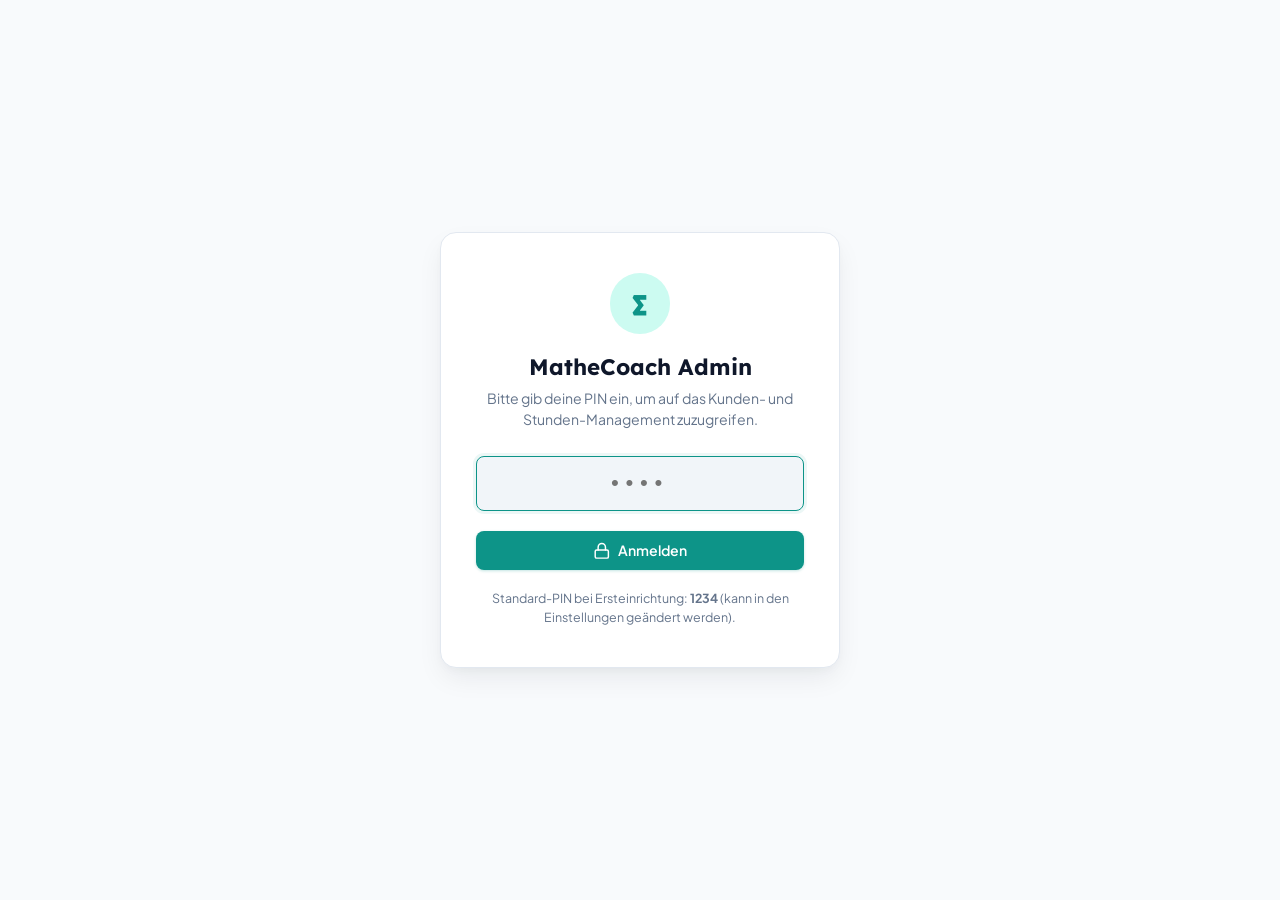
<file: admin.html>
<!DOCTYPE html>
<html lang="de" data-theme="light">
<head>
  <meta charset="UTF-8">
  <meta name="viewport" content="width=device-width, initial-scale=1.0">
  <title>MatheCoach Admin — CRM & Unterrichts-Management</title>
  
  <link rel="preconnect" href="https://fonts.googleapis.com">
  <link rel="preconnect" href="https://fonts.gstatic.com" crossorigin>
  <link href="https://fonts.googleapis.com/css2?family=Lexend:wght@400;500;600;700;800&family=Plus+Jakarta+Sans:wght@400;500;600;700&display=swap" rel="stylesheet">
  
  <link rel="stylesheet" href="admin.css?v=2.4">
</head>
<body>

  <!-- ==================== SVG SPRITE DEFINITIONS ==================== -->
  <svg xmlns="http://www.w3.org/2000/svg" style="display: none;">
    <symbol id="icon-dash" viewBox="0 0 24 24">
      <g fill="none" stroke="currentColor" stroke-width="2" stroke-linecap="round" stroke-linejoin="round">
        <rect x="3" y="3" width="7" height="7"/>
        <rect x="14" y="3" width="7" height="7"/>
        <rect x="14" y="14" width="7" height="7"/>
        <rect x="3" y="14" width="7" height="7"/>
      </g>
    </symbol>
    <symbol id="icon-users" viewBox="0 0 24 24">
      <g fill="none" stroke="currentColor" stroke-width="2" stroke-linecap="round" stroke-linejoin="round">
        <path d="M17 21v-2a4 4 0 0 0-4-4H5a4 4 0 0 0-4 4v2"/>
        <circle cx="9" cy="7" r="4"/>
        <path d="M23 21v-2a4 4 0 0 0-3-3.87"/>
        <path d="M16 3.13a4 4 0 0 1 0 7.75"/>
      </g>
    </symbol>
    <symbol id="icon-clock" viewBox="0 0 24 24">
      <g fill="none" stroke="currentColor" stroke-width="2" stroke-linecap="round" stroke-linejoin="round">
        <circle cx="12" cy="12" r="10"/>
        <polyline points="12 6 12 12 16 14"/>
      </g>
    </symbol>
    <symbol id="icon-car" viewBox="0 0 24 24">
      <g fill="none" stroke="currentColor" stroke-width="2" stroke-linecap="round" stroke-linejoin="round">
        <path d="M14 16H9m10 0h3v-3.15a1 1 0 0 0-.84-.99L16 11l-2.7-3.6a1 1 0 0 0-.8-.4H8.5a1 1 0 0 0-.8.4L5 11l-5.16.86a1 1 0 0 0-.84.99V16h3m14 0a2 2 0 1 1-4 0 2 2 0 0 1 4 0zm-10 0a2 2 0 1 1-4 0 2 2 0 0 1 4 0z"/>
      </g>
    </symbol>
    <symbol id="icon-file-text" viewBox="0 0 24 24">
      <g fill="none" stroke="currentColor" stroke-width="2" stroke-linecap="round" stroke-linejoin="round">
        <path d="M14 2H6a2 2 0 0 0-2 2v16a2 2 0 0 0 2 2h12a2 2 0 0 0 2-2V8z"/>
        <polyline points="14 2 14 8 20 8"/>
        <line x1="16" y1="13" x2="8" y2="13"/>
        <line x1="16" y1="17" x2="8" y2="17"/>
        <polyline points="10 9 9 9 8 9"/>
      </g>
    </symbol>
    <symbol id="icon-settings" viewBox="0 0 24 24">
      <g fill="none" stroke="currentColor" stroke-width="2" stroke-linecap="round" stroke-linejoin="round">
        <circle cx="12" cy="12" r="3"/>
        <path d="M19.4 15a1.65 1.65 0 0 0 .33 1.82l.06.06a2 2 0 0 1 0 2.83 2 2 0 0 1-2.83 0l-.06-.06a1.65 1.65 0 0 0-1.82-.33 1.65 1.65 0 0 0-1 1.51V21a2 2 0 0 1-2 2 2 2 0 0 1-2-2v-.09A1.65 1.65 0 0 0 9 19.4a1.65 1.65 0 0 0-1.82.33l-.06.06a2 2 0 0 1-2.83 0 2 2 0 0 1 0-2.83l.06-.06a1.65 1.65 0 0 0 .33-1.82 1.65 1.65 0 0 0-1.51-1H3a2 2 0 0 1-2-2 2 2 0 0 1 2-2h.09A1.65 1.65 0 0 0 4.6 9a1.65 1.65 0 0 0-.33-1.82l-.06-.06a2 2 0 0 1 0-2.83 2 2 0 0 1 2.83 0l.06.06a1.65 1.65 0 0 0 1.82.33H9a1.65 1.65 0 0 0 1-1.51V3a2 2 0 0 1 2-2 2 2 0 0 1 2 2v.09a1.65 1.65 0 0 0 1 1.51 1.65 1.65 0 0 0 1.82-.33l.06-.06a2 2 0 0 1 2.83 0 2 2 0 0 1 0 2.83l-.06.06a1.65 1.65 0 0 0-.33 1.82V9a1.65 1.65 0 0 0 1.51 1H21a2 2 0 0 1 2 2 2 2 0 0 1-2 2h-.09a1.65 1.65 0 0 0-1.51 1z"/>
      </g>
    </symbol>
    <symbol id="icon-lock" viewBox="0 0 24 24">
      <g fill="none" stroke="currentColor" stroke-width="2" stroke-linecap="round" stroke-linejoin="round">
        <rect x="3" y="11" width="18" height="11" rx="2" ry="2"/>
        <path d="M7 11V7a5 5 0 0 1 10 0v4"/>
      </g>
    </symbol>
    <symbol id="icon-plus" viewBox="0 0 24 24">
      <g fill="none" stroke="currentColor" stroke-width="2" stroke-linecap="round" stroke-linejoin="round">
        <line x1="12" y1="5" x2="12" y2="19"/>
        <line x1="5" y1="12" x2="19" y2="12"/>
      </g>
    </symbol>
    <symbol id="icon-check" viewBox="0 0 24 24">
      <g fill="none" stroke="currentColor" stroke-width="2" stroke-linecap="round" stroke-linejoin="round">
        <polyline points="20 6 9 17 4 12"/>
      </g>
    </symbol>
    <symbol id="icon-search" viewBox="0 0 24 24">
      <g fill="none" stroke="currentColor" stroke-width="2" stroke-linecap="round" stroke-linejoin="round">
        <circle cx="11" cy="11" r="8"/>
        <line x1="21" y1="21" x2="16.65" y2="16.65"/>
      </g>
    </symbol>
    <symbol id="icon-edit" viewBox="0 0 24 24">
      <g fill="none" stroke="currentColor" stroke-width="2" stroke-linecap="round" stroke-linejoin="round">
        <path d="M11 4H4a2 2 0 0 0-2 2v14a2 2 0 0 0 2 2h14a2 2 0 0 0 2-2v-7"/>
        <path d="M18.5 2.5a2.121 2.121 0 0 1 3 3L12 15l-4 1 1-4 9.5-9.5z"/>
      </g>
    </symbol>
    <symbol id="icon-trash" viewBox="0 0 24 24">
      <g fill="none" stroke="currentColor" stroke-width="2" stroke-linecap="round" stroke-linejoin="round">
        <polyline points="3 6 5 6 21 6"/>
        <path d="M19 6v14a2 2 0 0 1-2 2H7a2 2 0 0 1-2-2V6m3 0V4a2 2 0 0 1 2-2h4a2 2 0 0 1 2 2v2"/>
      </g>
    </symbol>
    <symbol id="icon-log-out" viewBox="0 0 24 24">
      <g fill="none" stroke="currentColor" stroke-width="2" stroke-linecap="round" stroke-linejoin="round">
        <path d="M9 21H5a2 2 0 0 1-2-2V5a2 2 0 0 1 2-2h4"/>
        <polyline points="16 17 21 12 16 7"/>
        <line x1="21" y1="12" x2="9" y2="12"/>
      </g>
    </symbol>
    <symbol id="icon-arrow-left" viewBox="0 0 24 24">
      <g fill="none" stroke="currentColor" stroke-width="2" stroke-linecap="round" stroke-linejoin="round">
        <line x1="19" y1="12" x2="5" y2="12"/>
        <polyline points="12 19 5 12 12 5"/>
      </g>
    </symbol>
    <symbol id="icon-moon" viewBox="0 0 24 24">
      <g fill="none" stroke="currentColor" stroke-width="2" stroke-linecap="round" stroke-linejoin="round">
        <path d="M21 12.79A9 9 0 1 1 11.21 3 7 7 0 0 0 21 12.79z"/>
      </g>
    </symbol>
    <symbol id="icon-sun" viewBox="0 0 24 24">
      <g fill="none" stroke="currentColor" stroke-width="2" stroke-linecap="round" stroke-linejoin="round">
        <circle cx="12" cy="12" r="5"/>
        <line x1="12" y1="1" x2="12" y2="3"/>
        <line x1="12" y1="21" x2="12" y2="23"/>
        <line x1="4.22" y1="4.22" x2="5.64" y2="5.64"/>
        <line x1="18.36" y1="18.36" x2="19.78" y2="19.78"/>
        <line x1="1" y1="12" x2="3" y2="12"/>
        <line x1="21" y1="12" x2="23" y2="12"/>
        <line x1="4.22" y1="19.78" x2="5.64" y2="18.36"/>
        <line x1="18.36" y1="5.64" x2="19.78" y2="4.22"/>
      </g>
    </symbol>
    <symbol id="icon-menu" viewBox="0 0 24 24">
      <g fill="none" stroke="currentColor" stroke-width="2" stroke-linecap="round" stroke-linejoin="round">
        <line x1="3" y1="12" x2="21" y2="12"/>
        <line x1="3" y1="6" x2="21" y2="6"/>
        <line x1="3" y1="18" x2="21" y2="18"/>
      </g>
    </symbol>
    <symbol id="icon-eye" viewBox="0 0 24 24">
      <g fill="none" stroke="currentColor" stroke-width="2" stroke-linecap="round" stroke-linejoin="round">
        <path d="M1 12s4-8 11-8 11 8 11 8-4 8-11 8-11-8-11-8z"/>
        <circle cx="12" cy="12" r="3"/>
      </g>
    </symbol>
    <symbol id="icon-phone" viewBox="0 0 24 24">
      <g fill="none" stroke="currentColor" stroke-width="2" stroke-linecap="round" stroke-linejoin="round">
        <path d="M22 16.92v3a2 2 0 0 1-2.18 2 19.79 19.79 0 0 1-8.63-3.07 19.5 19.5 0 0 1-6-6 19.79 19.79 0 0 1-3.07-8.67A2 2 0 0 1 4.11 2h3a2 2 0 0 1 2 1.72 12.84 12.84 0 0 0 .7 2.81 2 2 0 0 1-.45 2.11L8.09 9.91a16 16 0 0 0 6 6l1.27-1.27a2 2 0 0 1 2.11-.45 12.84 12.84 0 0 0 2.81.7A2 2 0 0 1 22 16.92z"/>
      </g>
    </symbol>
    <symbol id="icon-mail" viewBox="0 0 24 24">
      <g fill="none" stroke="currentColor" stroke-width="2" stroke-linecap="round" stroke-linejoin="round">
        <path d="M4 4h16c1.1 0 2 .9 2 2v12c0 1.1-.9 2-2 2H4c-1.1 0-2-.9-2-2V6c0-1.1.9-2 2-2z"/>
        <polyline points="22,6 12,13 2,6"/>
      </g>
    </symbol>
    <symbol id="icon-map-pin" viewBox="0 0 24 24">
      <g fill="none" stroke="currentColor" stroke-width="2" stroke-linecap="round" stroke-linejoin="round">
        <path d="M21 10c0 7-9 13-9 13s-9-6-9-13a9 9 0 0 1 18 0z"/>
        <circle cx="12" cy="10" r="3"/>
      </g>
    </symbol>
    <symbol id="icon-grid" viewBox="0 0 24 24">
      <g fill="none" stroke="currentColor" stroke-width="2" stroke-linecap="round" stroke-linejoin="round">
        <rect x="3" y="3" width="7" height="7"/>
        <rect x="14" y="3" width="7" height="7"/>
        <rect x="14" y="14" width="7" height="7"/>
        <rect x="3" y="14" width="7" height="7"/>
      </g>
    </symbol>
    <symbol id="icon-list" viewBox="0 0 24 24">
      <g fill="none" stroke="currentColor" stroke-width="2" stroke-linecap="round" stroke-linejoin="round">
        <line x1="8" y1="6" x2="21" y2="6"/>
        <line x1="8" y1="12" x2="21" y2="12"/>
        <line x1="8" y1="18" x2="21" y2="18"/>
        <line x1="3" y1="6" x2="3.01" y2="6"/>
        <line x1="3" y1="12" x2="3.01" y2="12"/>
        <line x1="3" y1="18" x2="3.01" y2="18"/>
      </g>
    </symbol>
    <symbol id="icon-external-link" viewBox="0 0 24 24">
      <g fill="none" stroke="currentColor" stroke-width="2" stroke-linecap="round" stroke-linejoin="round">
        <path d="M18 13v6a2 2 0 0 1-2 2H5a2 2 0 0 1-2-2V8a2 2 0 0 1 2-2h6"/>
        <polyline points="15 3 21 3 21 9"/>
        <line x1="10" y1="14" x2="21" y2="3"/>
      </g>
    </symbol>
    <symbol id="icon-message-circle" viewBox="0 0 24 24">
      <g fill="none" stroke="currentColor" stroke-width="2" stroke-linecap="round" stroke-linejoin="round">
        <path d="M21 11.5a8.38 8.38 0 0 1-.9 3.8 8.5 8.5 0 0 1-7.6 4.7 8.38 8.38 0 0 1-3.8-.9L3 21l1.9-5.7a8.38 8.38 0 0 1-.9-3.8 8.5 8.5 0 0 1 4.7-7.6 8.38 8.38 0 0 1 3.8-.9h.5a8.48 8.48 0 0 1 8 8v.5z"/>
      </g>
    </symbol>
  </svg>

  <!-- ==================== AUTH / LOGIN GATE ==================== -->
  <div id="authScreen" class="auth-overlay">
    <div class="auth-card">
      <div class="auth-logo">∑</div>
      <h2>MatheCoach Admin</h2>
      <p>Bitte gib deine PIN ein, um auf das Kunden- und Stunden-Management zuzugreifen.</p>
      
      <form id="authForm">
        <div class="pin-input-group">
          <input type="password" id="pinInput" class="pin-field" placeholder="••••" maxlength="8" autofocus required>
        </div>
        <button type="submit" class="btn btn-primary" style="width: 100%; justify-content: center;">
          <svg class="icon" style="width: 1.1rem; height: 1.1rem;"><use href="#icon-lock"/></svg> Anmelden
        </button>
      </form>
      <div id="authError" style="color: var(--danger); font-size: 0.88rem; margin-top: 1rem; display: none;">
        Falsche PIN. Bitte erneut versuchen.
      </div>
      <div class="auth-hint">
        Standard-PIN bei Ersteinrichtung: <strong>1234</strong> (kann in den Einstellungen geändert werden).
      </div>
    </div>
  </div>

  <!-- ==================== MAIN CRM APPLICATION ==================== -->
  <div class="app-layout" id="appLayout" style="display: none;">
    
    <!-- SIDEBAR -->
    <aside class="app-sidebar" id="appSidebar">
      <div class="sidebar-header">
        <div class="sidebar-logo-badge">∑</div>
        <div class="sidebar-logo-text">Mathe<span>CRM</span></div>
      </div>

      <ul class="sidebar-menu">
        <li>
          <button class="nav-item active" data-tab="dashboard">
            <svg class="icon"><use href="#icon-dash"/></svg> Übersicht
          </button>
        </li>
        <li>
          <button class="nav-item" data-tab="students">
            <svg class="icon"><use href="#icon-users"/></svg> Schülerkartei
          </button>
        </li>
        <li>
          <button class="nav-item" data-tab="sessions">
            <svg class="icon"><use href="#icon-clock"/></svg> Stunden & Termine
          </button>
        </li>
        <li>
          <button class="nav-item" data-tab="trips">
            <svg class="icon"><use href="#icon-car"/></svg> Fahrtkosten & Travelcalc
          </button>
        </li>
        <li>
          <button class="nav-item" data-tab="invoices">
            <svg class="icon"><use href="#icon-file-text"/></svg> Abrechnung & Berichte
          </button>
        </li>
        <li>
          <button class="nav-item" data-tab="settings">
            <svg class="icon"><use href="#icon-settings"/></svg> Einstellungen & Sync
          </button>
        </li>
      </ul>

      <div class="sidebar-footer">
        <a href="index.html" class="btn btn-secondary btn-sm" title="Zur öffentlichen Website">
          <svg class="icon" style="width: 1rem; height: 1rem;"><use href="#icon-arrow-left"/></svg> Zur Website
        </a>
        <button id="logoutBtn" class="icon-btn" title="Abmelden">
          <svg class="icon" style="width: 1.1rem; height: 1.1rem;"><use href="#icon-log-out"/></svg>
        </button>
      </div>
    </aside>

    <!-- MAIN WRAPPER -->
    <div class="app-main">
      
      <!-- TOPBAR -->
      <header class="app-topbar">
        <div class="topbar-left">
          <button class="icon-btn mobile-toggle" id="sidebarToggleBtn" aria-label="Menü">
            <svg class="icon" style="width: 1.2rem; height: 1.2rem;"><use href="#icon-menu"/></svg>
          </button>
          <div class="topbar-title" id="tabTitle">Übersicht & KPIs</div>
        </div>

        <div class="topbar-right">
          <!-- Quick action buttons -->
          <button class="btn btn-primary btn-sm" id="btnQuickAddSession" title="Neue Stunde erfassen">
            <svg class="icon" style="width: 1rem; height: 1rem;"><use href="#icon-plus"/></svg> <span>+ Stunde</span>
          </button>
          <button class="btn btn-secondary btn-sm" id="btnQuickAddStudent" title="Neuen Schüler anlegen">
            <svg class="icon" style="width: 1rem; height: 1rem;"><use href="#icon-users"/></svg> <span>+ Schüler</span>
          </button>
          <a href="App/Travelcalc/index.html" target="_blank" class="btn btn-accent btn-sm" title="Fahrtenrechner öffnen">
            <svg class="icon" style="width: 1rem; height: 1rem;"><use href="#icon-car"/></svg> <span>Travelcalc</span>
          </a>
          <!-- Theme toggle -->
          <button class="icon-btn" id="adminThemeToggleBtn" title="Theme umschalten">
            <svg class="icon" id="adminThemeIcon" style="width: 1.1rem; height: 1.1rem;"><use href="#icon-moon"/></svg>
          </button>
        </div>
      </header>

      <!-- CONTENT CONTAINER -->
      <main class="content-container">

        <!-- ==================== TAB 1: DASHBOARD ==================== -->
        <section class="tab-pane active" id="pane-dashboard">
          
          <div class="kpi-grid">
            <div class="kpi-card">
              <div class="kpi-header">
                <span class="kpi-label">Umsatz diesen Monat</span>
                <div class="kpi-icon emerald">€</div>
              </div>
              <div class="kpi-value" id="kpiRevenue">0 €</div>
              <div class="kpi-sub" id="kpiRevenueSub">Bezahlt: 0 € · Offen: 0 €</div>
            </div>

            <div class="kpi-card">
              <div class="kpi-header">
                <span class="kpi-label">Gehaltene Stunden</span>
                <div class="kpi-icon teal"><svg class="icon" style="width: 1.1rem; height: 1.1rem;"><use href="#icon-clock"/></svg></div>
              </div>
              <div class="kpi-value" id="kpiHours">0 h</div>
              <div class="kpi-sub" id="kpiSessionsCount">0 Einheiten (à 90 Min.)</div>
            </div>

            <div class="kpi-card">
              <div class="kpi-header">
                <span class="kpi-label">Aktive Schüler</span>
                <div class="kpi-icon amber"><svg class="icon" style="width: 1.1rem; height: 1.1rem;"><use href="#icon-users"/></svg></div>
              </div>
              <div class="kpi-value" id="kpiStudents">0</div>
              <div class="kpi-sub">Regelmäßige Betreuung</div>
            </div>

            <div class="kpi-card">
              <div class="kpi-header">
                <span class="kpi-label">Fahrtkosten (Travelcalc)</span>
                <div class="kpi-icon blue"><svg class="icon" style="width: 1.1rem; height: 1.1rem;"><use href="#icon-car"/></svg></div>
              </div>
              <div class="kpi-value" id="kpiTravelCosts">0 €</div>
              <div class="kpi-sub" id="kpiTravelKm">0 km Gesamtdistanz</div>
            </div>
          </div>

          <div class="dash-columns">
            <!-- Left Panel: Nächste Stunden -->
            <div class="dash-panel">
              <div class="panel-header">
                <h3>Aktuelle & Anstehende Stunden</h3>
                <button class="btn btn-secondary btn-sm" id="btnDashNewSession">+ Neue Stunde</button>
              </div>
              <div class="table-responsive">
                <table class="data-table" id="recentSessionsTable">
                  <thead>
                    <tr>
                      <th>Datum</th>
                      <th>Schüler</th>
                      <th>Thema & Ort</th>
                      <th>Betrag</th>
                      <th>Status</th>
                      <th>Aktion</th>
                    </tr>
                  </thead>
                  <tbody id="recentSessionsTbody">
                    <!-- Populated via JS -->
                  </tbody>
                </table>
              </div>
            </div>

            <!-- Right Panel: Schüler-Schnellzugriff -->
            <div class="dash-panel">
              <div class="panel-header">
                <h3>Aktive Schüler</h3>
                <button class="btn btn-secondary btn-sm" id="btnDashNewStudent">+ Anlegen</button>
              </div>
              <div id="quickStudentsList" style="display: flex; flex-direction: column; gap: 0.85rem;">
                <!-- Populated via JS -->
              </div>
            </div>
          </div>
        </section>

        <!-- ==================== TAB 2: STUDENTS ==================== -->
        <section class="tab-pane" id="pane-students" style="display: none;">
          <div class="dash-panel">
            <div class="panel-header">
              <div style="display: flex; align-items: center; gap: 1rem; flex-wrap: wrap;">
                <div>
                  <h3 style="margin-bottom: 0.15rem;">Schülerkartei</h3>
                  <div style="font-size: 0.8rem; color: var(--text-muted);" id="studentsCountLabel">0 Schüler</div>
                </div>
                <div style="position: relative; width: 250px;">
                  <input type="text" id="studentSearchInput" class="form-control" placeholder="Schüler, Eltern, Ort..." style="padding-left: 2.2rem;">
                  <svg class="icon" style="position: absolute; left: 0.75rem; top: 50%; transform: translateY(-50%); width: 1rem; height: 1rem; color: var(--text-muted);"><use href="#icon-search"/></svg>
                </div>
              </div>
              <div style="display: flex; align-items: center; gap: 0.65rem;">
                <div class="view-toggle-group">
                  <button type="button" class="view-toggle-btn active" id="btnViewCards" title="Kartenansicht (Klickbar)">
                    <svg class="icon" style="width: 0.95rem; height: 0.95rem;"><use href="#icon-grid"/></svg> Kartei
                  </button>
                  <button type="button" class="view-toggle-btn" id="btnViewTable" title="Tabellenansicht">
                    <svg class="icon" style="width: 0.95rem; height: 0.95rem;"><use href="#icon-list"/></svg> Tabelle
                  </button>
                </div>
                <button class="btn btn-primary btn-sm" id="btnAddStudentModalOpen">
                  <svg class="icon" style="width: 1rem; height: 1rem;"><use href="#icon-plus"/></svg> Neuer Schüler
                </button>
              </div>
            </div>

            <!-- KARTEN-ANSICHT (Standard, jedes Kärtchen öffnet per Klick die volle Schülerakte) -->
            <div id="studentsCardsContainer" class="student-cards-grid">
              <!-- Populated via JS -->
            </div>

            <!-- TABELLEN-ANSICHT (Optional per Toggle) -->
            <div id="studentsTableContainer" class="table-responsive" style="display: none;">
              <table class="data-table">
                <thead>
                  <tr>
                    <th>Schüler & Klasse</th>
                    <th>Kontakt</th>
                    <th>Ort & Adresse</th>
                    <th>Konditionen</th>
                    <th>Förderprofil</th>
                    <th style="text-align: right;">Aktionen</th>
                  </tr>
                </thead>
                <tbody id="studentsTableTbody">
                  <!-- Populated via JS -->
                </tbody>
              </table>
            </div>
          </div>
        </section>

        <!-- ==================== TAB 3: SESSIONS ==================== -->
        <section class="tab-pane" id="pane-sessions" style="display: none;">
          <div class="dash-panel">
            <div class="panel-header">
              <div style="display: flex; align-items: center; gap: 1rem; flex-wrap: wrap;">
                <h3>Unterrichtsstunden & Termine</h3>
                <select id="sessionMonthFilter" class="form-control" style="width: auto;">
                  <!-- Populated dynamically -->
                </select>
                <select id="sessionStudentFilter" class="form-control" style="width: auto;">
                  <option value="">Alle Schüler</option>
                </select>
              </div>
              <button class="btn btn-primary btn-sm" id="btnAddSessionModalOpen">
                <svg class="icon" style="width: 1rem; height: 1rem;"><use href="#icon-plus"/></svg> Stunde erfassen
              </button>
            </div>

            <div class="table-responsive">
              <table class="data-table">
                <thead>
                  <tr>
                    <th>Datum & Zeit</th>
                    <th>Schüler & Ort</th>
                    <th>Fach & Thema</th>
                    <th style="text-align: right;">Betrag</th>
                    <th style="text-align: center;">Status</th>
                    <th style="text-align: right;">Aktionen</th>
                  </tr>
                </thead>
                <tbody id="sessionsTableTbody">
                  <!-- Populated via JS -->
                </tbody>
              </table>
            </div>
          </div>
        </section>

        <!-- ==================== TAB 4: TRIPS & TRAVELCALC ==================== -->
        <section class="tab-pane" id="pane-trips" style="display: none;">
          <div class="dash-panel">
            <div class="panel-header">
              <div>
                <h3>Fahrtenbuch & Reisekosten (Travelcalc Sync)</h3>
                <p style="font-size: 0.88rem; color: var(--text-muted); margin-top: 0.2rem;">
                  Alle Fahrten zu Schülern werden automatisch hier synchronisiert und für die Abrechnung/Steuer erfasst.
                </p>
              </div>
              <a href="App/Travelcalc/index.html" target="_blank" class="btn btn-accent btn-sm">
                <svg class="icon" style="width: 1rem; height: 1rem;"><use href="#icon-car"/></svg> Travelcalc Vollbild
              </a>
            </div>

            <div class="table-responsive">
              <table class="data-table">
                <thead>
                  <tr>
                    <th>Datum</th>
                    <th>Schüler / Anlass</th>
                    <th>Startpunkt</th>
                    <th>Zielort</th>
                    <th>Distanz (km)</th>
                    <th>Hin/Rück</th>
                    <th>Fahrtkosten</th>
                    <th>Aktion</th>
                  </tr>
                </thead>
                <tbody id="tripsTableTbody">
                  <!-- Populated via JS -->
                </tbody>
              </table>
            </div>
          </div>
        </section>

        <!-- ==================== TAB 5: INVOICES & REPORTS ==================== -->
        <section class="tab-pane" id="pane-invoices" style="display: none;">
          <div class="dash-panel">
            <div class="panel-header">
              <div>
                <h3>Monatsabrechnung & Belege für Eltern</h3>
                <p style="font-size: 0.88rem; color: var(--text-muted); margin-top: 0.2rem;">
                  Erstelle mit einem Klick eine saubere, druckbare Abrechnung der gehaltenen Stunden und Fahrtkosten.
                </p>
              </div>
            </div>

            <div class="form-row" style="margin-bottom: 2rem; max-width: 600px;">
              <div class="form-group">
                <label class="form-label">Schüler auswählen</label>
                <select id="invoiceStudentSelect" class="form-control">
                  <!-- Populated via JS -->
                </select>
              </div>
              <div class="form-group">
                <label class="form-label">Monat auswählen</label>
                <input type="month" id="invoiceMonthSelect" class="form-control">
              </div>
            </div>

            <button class="btn btn-primary" id="btnGenerateInvoice">
              <svg class="icon" style="width: 1.1rem; height: 1.1rem;"><use href="#icon-file-text"/></svg> Abrechnung generieren & drucken
            </button>

            <!-- Render Area for Invoice Preview -->
            <div id="invoicePreviewArea" style="margin-top: 2.5rem; display: none;">
              <!-- Generated dynamically -->
            </div>
          </div>
        </section>

        <!-- ==================== TAB 6: SETTINGS ==================== -->
        <section class="tab-pane" id="pane-settings" style="display: none;">
          <div class="dash-panel" style="max-width: 680px;">
            <div class="panel-header">
              <h3>CRM-Einstellungen & Cloud-Synchronisation</h3>
            </div>

            <!-- PIN settings -->
            <div style="margin-bottom: 2rem; padding-bottom: 1.5rem; border-bottom: 1px solid var(--border);">
              <h4 style="margin-bottom: 1rem;">Sicherheit & PIN</h4>
              <div class="form-row">
                <div class="form-group">
                  <label class="form-label">Alte PIN</label>
                  <input type="password" id="oldPinInput" class="form-control" placeholder="Aktuelle PIN">
                </div>
                <div class="form-group">
                  <label class="form-label">Neue PIN (mind. 4 Stellen)</label>
                  <input type="password" id="newPinInput" class="form-control" placeholder="Neue PIN">
                </div>
              </div>
              <button class="btn btn-secondary btn-sm" id="btnChangePin">PIN aktualisieren</button>
              <span id="pinStatusMsg" style="font-size: 0.85rem; margin-left: 0.8rem;"></span>
            </div>

            <!-- Default Honorar & Kilometer -->
            <div style="margin-bottom: 2rem; padding-bottom: 1.5rem; border-bottom: 1px solid var(--border);">
              <h4 style="margin-bottom: 1rem;">Standard-Konditionen</h4>
              <div class="form-row">
                <div class="form-group">
                  <label class="form-label">Standard-Honorar (pro 90 Min.)</label>
                  <input type="number" id="settingDefaultRate" class="form-control" value="60">
                </div>
                <div class="form-group">
                  <label class="form-label">Kilometerpauschale Anfahrt (€/km)</label>
                  <input type="number" step="0.05" id="settingDefaultKmRate" class="form-control" value="0.50">
                </div>
              </div>
              <button class="btn btn-secondary btn-sm" id="btnSaveRates">Konditionen speichern</button>
            </div>

            <!-- Cloud Sync (Supabase / Firebase) -->
            <div style="margin-bottom: 2rem; padding-bottom: 1.5rem; border-bottom: 1px solid var(--border);">
              <h4 style="margin-bottom: 0.4rem;">Optionale Cloud-Datenbank (Live-Sync Handy & PC)</h4>
              <p style="font-size: 0.85rem; color: var(--text-muted); margin-bottom: 1rem;">
                Verbinde kostenlos ein Supabase-Projekt für nahtlose Echtzeit-Synchronisation zwischen Smartphone (Travelcalc) und PC (Admin CRM).
              </p>
              
              <div class="form-group">
                <label style="display: flex; align-items: center; gap: 0.5rem; cursor: pointer; margin-bottom: 0.8rem;">
                  <input type="checkbox" id="cloudSyncEnabled">
                  <span style="font-weight: 600;">Cloud-Synchronisation aktivieren</span>
                </label>
              </div>

              <div class="form-group">
                <label class="form-label">Supabase Project URL</label>
                <input type="text" id="supabaseUrlInput" class="form-control" placeholder="https://xyzcompany.supabase.co">
              </div>

              <div class="form-group">
                <label class="form-label">Supabase Anon Key</label>
                <input type="password" id="supabaseKeyInput" class="form-control" placeholder="eyJhbGciOiJIUzI1NiIsInR5cCI6IkpXVCJ9...">
              </div>

              <button class="btn btn-primary btn-sm" id="btnSaveCloudSync">Cloud-Verbindung speichern & testen</button>
              <div id="cloudSyncStatusMsg" style="font-size: 0.85rem; margin-top: 0.6rem;"></div>
            </div>

            <!-- Backup & Export -->
            <div>
              <h4 style="margin-bottom: 0.4rem;">Datensicherung (Local-First Backup)</h4>
              <p style="font-size: 0.85rem; color: var(--text-muted); margin-bottom: 1rem;">
                Alle Schülerdaten, Termine und Fahrten können jederzeit als JSON-Datei gesichert und wiederhergestellt werden.
              </p>
              <div style="display: flex; gap: 0.8rem; flex-wrap: wrap;">
                <button class="btn btn-secondary btn-sm" id="btnExportBackup">
                  <svg class="icon" style="width: 1rem; height: 1rem;"><use href="#icon-file-text"/></svg> Backup herunterladen (JSON)
                </button>
                <label class="btn btn-secondary btn-sm" style="margin: 0; cursor: pointer;">
                  Backup einspielen
                  <input type="file" id="importBackupFile" accept=".json" style="display: none;">
                </label>
                <button class="btn btn-danger btn-sm" id="btnResetDatabase">Datenbank zurücksetzen</button>
              </div>
            </div>

          </div>
        </section>

      </main>
    </div>
  </div>

  <!-- ==================== MODAL: SCHÜLERAKTE / DETAILANSICHT ==================== -->
  <div class="modal-backdrop hidden" id="studentDetailModal">
    <div class="modal-content" style="max-width: 740px;">
      <div class="modal-header">
        <div style="display: flex; align-items: center; gap: 0.6rem;">
          <svg class="icon" style="width: 1.25rem; height: 1.25rem; color: var(--primary);"><use href="#icon-users"/></svg>
          <h3 id="studentDetailTitle" style="margin: 0;">Schülerakte — Details</h3>
        </div>
        <button class="icon-btn close-modal-btn" data-modal="studentDetailModal">
          <svg class="icon" style="width: 1.1rem; height: 1.1rem;"><use href="#icon-x"/></svg>
        </button>
      </div>
      <div class="modal-body" id="studentDetailBody">
        <!-- Rendered dynamically via JS -->
      </div>
      <div class="modal-footer" style="justify-content: space-between;">
        <button type="button" class="btn btn-danger btn-sm" id="btnDetailDeleteStudent">
          <svg class="icon" style="width: 0.9rem; height: 0.9rem;"><use href="#icon-trash"/></svg> Schüler löschen
        </button>
        <div style="display: flex; gap: 0.6rem;">
          <button type="button" class="btn btn-secondary close-modal-btn" data-modal="studentDetailModal">Schließen</button>
          <button type="button" class="btn btn-primary" id="btnDetailEditStudent">
            <svg class="icon" style="width: 0.95rem; height: 0.95rem;"><use href="#icon-edit"/></svg> Bearbeiten
          </button>
        </div>
      </div>
    </div>
  </div>

  <!-- ==================== MODAL: SCHÜLER ANLEGEN / BEARBEITEN ==================== -->
  <div class="modal-backdrop hidden" id="studentModal">
    <div class="modal-content" style="max-width: 660px;">
      <div class="modal-header">
        <div style="display: flex; align-items: center; gap: 0.6rem;">
          <svg class="icon" style="width: 1.2rem; height: 1.2rem; color: var(--primary);"><use href="#icon-users"/></svg>
          <h3 id="studentModalTitle" style="margin: 0;">Neuen Schüler anlegen</h3>
        </div>
        <button class="icon-btn close-modal-btn" data-modal="studentModal">
          <svg class="icon" style="width: 1.1rem; height: 1.1rem;"><use href="#icon-x"/></svg>
        </button>
      </div>
      <form id="studentForm">
        <input type="hidden" id="studentEditId">
        <div class="modal-body" style="gap: 1.1rem;">

          <!-- ABSCHNITT 1: BASISDATEN & SCHULE -->
          <div class="form-section">
            <div class="form-section-title">
              <span class="section-num">1</span>
              <span>Schüler-Basisdaten & Schule</span>
            </div>
            <div class="form-row">
              <div class="form-group" style="flex: 1.3;">
                <label class="form-label">Name des Schülers *</label>
                <input type="text" id="studName" class="form-control" placeholder="Vor- und Nachname" required>
              </div>
              <div class="form-group" style="flex: 1;">
                <label class="form-label">Klassenstufe & Schulform</label>
                <input type="text" id="studGrade" class="form-control" placeholder="z. B. 11. Klasse (Gym)">
              </div>
            </div>
            <div class="form-row">
              <div class="form-group">
                <label class="form-label">Schule (optional)</label>
                <input type="text" id="studSchool" class="form-control" placeholder="z. B. Heinrich-Mann-Schule">
              </div>
              <div class="form-group">
                <label class="form-label">Unterrichtsfach</label>
                <input type="text" id="studSubject" class="form-control" value="Mathematik">
              </div>
            </div>
            <div class="form-group" style="margin-top: 0.2rem;">
              <label style="display: flex; align-items: center; gap: 0.55rem; cursor: pointer; font-size: 0.88rem; color: var(--text-main);">
                <input type="checkbox" id="studActive" checked style="width: 1.05rem; height: 1.05rem; accent-color: var(--primary);">
                <span><strong>Aktiver Schüler</strong> (wird im Schnellzugriff und für neue Stunden geführt)</span>
              </label>
            </div>
          </div>

          <!-- ABSCHNITT 2: ANSCHRIFT & UNTERRICHTSORT (SEPARAT!) -->
          <div class="form-section">
            <div class="form-section-title">
              <span class="section-num">2</span>
              <span>Anschrift & Unterrichtsort</span>
            </div>
            <div class="form-row">
              <div class="form-group" style="flex: 1.4;">
                <label class="form-label">Straße & Hausnummer</label>
                <input type="text" id="studStreet" class="form-control" placeholder="z. B. Waldackerstr. 14">
              </div>
              <div class="form-group" style="flex: 1;">
                <label class="form-label">PLZ & Wohnort</label>
                <input type="text" id="studZipCity" class="form-control" placeholder="z. B. 63128 Dietzenbach">
              </div>
            </div>
            <div class="form-group">
              <label class="form-label">Bevorzugter Unterrichtsort</label>
              <select id="studLocationPref" class="form-control">
                <option value="office">🏢 Büroraum Dietzenbach (reizarm & fokussiert)</option>
                <option value="home">🏠 Beim Schüler Zuhause (Hausbesuch mit Anfahrt)</option>
                <option value="online">💻 Online per Tablet & Digitalem Whiteboard</option>
              </select>
            </div>
          </div>

          <!-- ABSCHNITT 3: ELTERN & KONTAKTDATEN -->
          <div class="form-section">
            <div class="form-section-title">
              <span class="section-num">3</span>
              <span>Eltern & Kontaktdaten</span>
            </div>
            <div class="form-group">
              <label class="form-label">Eltern / Ansprechpartner</label>
              <input type="text" id="studParent" class="form-control" placeholder="z. B. Sabine Müller">
            </div>
            <div class="form-row">
              <div class="form-group">
                <label class="form-label">Telefon / WhatsApp</label>
                <input type="tel" id="studPhone" class="form-control" placeholder="z. B. +49 170 1234567">
              </div>
              <div class="form-group">
                <label class="form-label">E-Mail-Adresse</label>
                <input type="email" id="studEmail" class="form-control" placeholder="eltern@beispiel.de">
              </div>
            </div>
          </div>

          <!-- ABSCHNITT 4: HONORAR & KONDITIONEN -->
          <div class="form-section">
            <div class="form-section-title">
              <span class="section-num">4</span>
              <span>Honorar & Konditionen</span>
            </div>
            <div class="form-row">
              <div class="form-group">
                <label class="form-label">Honorar pro 90 Min. (€) *</label>
                <input type="number" id="studRate" class="form-control" value="65" required>
              </div>
              <div class="form-group">
                <label class="form-label">Anfahrtspauschale (€, bei Hausbesuch)</label>
                <input type="number" step="0.50" id="studTravelDefault" class="form-control" value="10">
              </div>
            </div>
          </div>

          <!-- ABSCHNITT 5: NEURODIVERSITÄT, ADHS & NOTIZEN -->
          <div class="form-section">
            <div class="form-section-title">
              <span class="section-num">5</span>
              <span>Neurodiversität, ADHS & Förderprofil</span>
            </div>
            <div class="form-group">
              <label class="form-label">ADHS-Besonderheiten, Stärken & Fokusstrategien</label>
              <textarea id="studNeuroNotes" class="form-control" rows="2" placeholder="z. B. Diagnostiziertes ADHS, braucht visuelle Struktur, 5-Min-Reizpausen nach 45 Min, stark in Geometrie..."></textarea>
            </div>
            <div class="form-group">
              <label class="form-label">Pädagogische Notizen, Klausurtermine & Themen</label>
              <textarea id="studNotes" class="form-control" rows="2" placeholder="Themen, Klassenarbeiten, Prüfungsangst bei Textaufgaben..."></textarea>
            </div>
          </div>

        </div>
        <div class="modal-footer">
          <button type="button" class="btn btn-secondary close-modal-btn" data-modal="studentModal">Abbrechen</button>
          <button type="submit" class="btn btn-primary">Schüler speichern</button>
        </div>
      </form>
    </div>
  </div>

  <!-- ==================== MODAL: STUNDE ANLEGEN / BEARBEITEN ==================== -->
  <div class="modal-backdrop hidden" id="sessionModal">
    <div class="modal-content">
      <div class="modal-header">
        <h3 id="sessionModalTitle">Neue Unterrichtsstunde erfassen</h3>
        <button class="icon-btn close-modal-btn" data-modal="sessionModal">
          <svg class="icon" style="width: 1.1rem; height: 1.1rem;"><use href="#icon-x"/></svg>
        </button>
      </div>
      <form id="sessionForm">
        <input type="hidden" id="sessionEditId">
        <div class="modal-body">
          <div class="form-group">
            <label class="form-label">Schüler auswählen *</label>
            <select id="sessStudentSelect" class="form-control" required>
              <option value="">Schüler wählen...</option>
            </select>
          </div>

          <div class="form-row">
            <div class="form-group">
              <label class="form-label">Datum *</label>
              <input type="date" id="sessDate" class="form-control" required>
            </div>
            <div class="form-group">
              <label class="form-label">Uhrzeit</label>
              <input type="time" id="sessTime" class="form-control" value="16:00">
            </div>
          </div>

          <div class="form-row">
            <div class="form-group">
              <label class="form-label">Dauer (Minuten)</label>
              <select id="sessDuration" class="form-control">
                <option value="90" selected>90 Minuten (Standard)</option>
                <option value="60">60 Minuten</option>
                <option value="120">120 Minuten</option>
              </select>
            </div>
            <div class="form-group">
              <label class="form-label">Fach</label>
              <input type="text" id="sessSubject" class="form-control" value="Mathematik">
            </div>
          </div>

          <div class="form-group">
            <label class="form-label">Behandelte Themen & Lernfortschritt</label>
            <input type="text" id="sessTopics" class="form-control" placeholder="z. B. Kettenregel & Produktregel bei Analysis">
          </div>

          <div class="form-row">
            <div class="form-group">
              <label class="form-label">Unterrichtsort</label>
              <select id="sessLocationType" class="form-control">
                <option value="office">Büroraum Dietzenbach</option>
                <option value="home">Beim Schüler Zuhause</option>
                <option value="online">Online per Tablet</option>
              </select>
            </div>
            <div class="form-group">
              <label class="form-label">Anfahrtskosten (€)</label>
              <input type="number" step="0.50" id="sessTravelCost" class="form-control" value="0">
            </div>
          </div>

          <div class="form-row">
            <div class="form-group">
              <label class="form-label">Unterrichtshonorar (€)</label>
              <input type="number" id="sessFee" class="form-control" value="65" required>
            </div>
            <div class="form-group">
              <label class="form-label">Status</label>
              <select id="sessStatus" class="form-control">
                <option value="completed">Gehalten / Offen</option>
                <option value="paid">Bezahlt</option>
                <option value="planned">Geplant / Termin</option>
              </select>
            </div>
          </div>

          <div class="form-group">
            <label class="form-label">Notizen zur Stunde</label>
            <textarea id="sessNotes" class="form-control" placeholder="Was hat gut geklappt? Was muss wiederholt werden?"></textarea>
          </div>
        </div>
        <div class="modal-footer">
          <button type="button" class="btn btn-secondary close-modal-btn" data-modal="sessionModal">Abbrechen</button>
          <button type="submit" class="btn btn-primary">Stunde speichern</button>
        </div>
      </form>
    </div>
  </div>

  <!-- Load Database and Admin Logic -->
  <script src="shared-db.js"></script>
  <script src="admin.js?v=2.4"></script>
</body>
</html>
</file>
<file: admin.css>
/* ==========================================================================
   MATHECOACH ADMIN CRM — STYLESHEET
   Clean, Minimalistic & Professional Management System
   Consistent with MatheCoach Design System (Teal #0d9488 / Amber #d97706)
   High-Contrast Dark Mode & Polish
   ========================================================================== */

:root {
  color-scheme: light;

  /* Surfaces */
  --bg-page: #f8fafc;
  --bg-surface: #ffffff;
  --bg-surface-elevated: #ffffff;
  --bg-surface-soft: #f1f5f9;
  --bg-surface-tint: #f0fdfa;

  /* Typography */
  --text-main: #0f172a;
  --text-sec: #334155;
  --text-muted: #64748b;

  /* Brand Accents */
  --primary: #0d9488;
  --primary-hover: #0f766e;
  --primary-light: #ccfbf1;
  --primary-tint: rgba(13, 148, 136, 0.08);
  --primary-contrast: #ffffff;

  --accent: #d97706;
  --accent-light: #fef3c7;
  --accent-tint: rgba(217, 119, 6, 0.08);
  --accent-contrast: #78350f;

  --success: #059669;
  --success-light: #d1fae5;
  --danger: #ef4444;
  --danger-light: #fee2e2;

  /* Borders & Dividers */
  --border: #e2e8f0;
  --border-light: #f1f5f9;
  --border-focus: #0d9488;

  /* Shadows */
  --shadow-sm: 0 1px 3px 0 rgba(15, 23, 42, 0.04);
  --shadow-md: 0 4px 12px -2px rgba(15, 23, 42, 0.06), 0 2px 6px -1px rgba(15, 23, 42, 0.03);
  --shadow-lg: 0 12px 28px -4px rgba(15, 23, 42, 0.08), 0 4px 10px -2px rgba(15, 23, 42, 0.03);

  /* Dimensions & Scales */
  --radius-sm: 8px;
  --radius-md: 12px;
  --radius-lg: 16px;
  --radius-full: 9999px;

  --font-heading: 'Lexend', -apple-system, BlinkMacSystemFont, 'Segoe UI', Roboto, sans-serif;
  --font-body: 'Plus Jakarta Sans', -apple-system, BlinkMacSystemFont, 'Segoe UI', Roboto, sans-serif;

  --transition: all 0.18s cubic-bezier(0.16, 1, 0.3, 1);
  --sidebar-w: 250px;
}

[data-theme="dark"] {
  color-scheme: dark;

  /* Surfaces (matching Travelcalc #090d16 & #111827) */
  --bg-page: #090d16;
  --bg-surface: #111827;
  --bg-surface-elevated: #162032;
  --bg-surface-soft: #1e293b;
  --bg-surface-tint: rgba(13, 148, 136, 0.14);

  /* Typography */
  --text-main: #f8fafc;
  --text-sec: #cbd5e1;
  --text-muted: #94a3b8;

  /* Brand Accents */
  --primary: #14b8a6;
  --primary-hover: #2dd4bf;
  --primary-light: rgba(20, 184, 166, 0.16);
  --primary-tint: rgba(20, 184, 166, 0.12);
  --primary-contrast: #042f2e;

  --accent: #fbbf24;
  --accent-light: rgba(251, 191, 36, 0.16);
  --accent-tint: rgba(251, 191, 36, 0.10);
  --accent-contrast: #fef3c7;

  --success: #34d399;
  --success-light: rgba(52, 211, 153, 0.16);
  --danger: #f87171;
  --danger-light: rgba(248, 113, 113, 0.16);

  /* Subtle Crisp Dark Borders */
  --border: rgba(255, 255, 255, 0.10);
  --border-light: rgba(255, 255, 255, 0.06);
  --border-focus: #14b8a6;

  /* Elevated Shadows */
  --shadow-sm: 0 1px 3px 0 rgba(0, 0, 0, 0.4);
  --shadow-md: 0 4px 16px rgba(0, 0, 0, 0.45);
  --shadow-lg: 0 12px 32px rgba(0, 0, 0, 0.55);
}

*, *::before, *::after {
  box-sizing: border-box;
  margin: 0;
  padding: 0;
}

body {
  font-family: var(--font-body);
  background-color: var(--bg-page);
  color: var(--text-sec);
  line-height: 1.6;
  font-size: 0.94rem;
  min-height: 100vh;
  -webkit-font-smoothing: antialiased;
}

h1, h2, h3, h4 {
  font-family: var(--font-heading);
  color: var(--text-main);
  line-height: 1.25;
  font-weight: 700;
}

/* ==========================================================================
   GLOBAL SVG ICONS
   ========================================================================== */
.icon,
svg.icon {
  display: inline-block;
  width: 1.2rem;
  height: 1.2rem;
  fill: none;
  stroke: currentColor;
  stroke-width: 2;
  stroke-linecap: round;
  stroke-linejoin: round;
  vertical-align: -0.15em;
  flex-shrink: 0;
}

symbol,
symbol *,
.icon *,
svg.icon * {
  fill: none !important;
  stroke: currentColor !important;
  stroke-width: 2 !important;
  stroke-linecap: round !important;
  stroke-linejoin: round !important;
}

/* ==========================================================================
   AUTH SCREEN (LOGIN GATE)
   ========================================================================== */
.auth-overlay {
  position: fixed;
  inset: 0;
  background-color: var(--bg-page);
  display: flex;
  align-items: center;
  justify-content: center;
  z-index: 9999;
  padding: 1.5rem;
}

.auth-card {
  background-color: var(--bg-surface);
  border: 1px solid var(--border);
  border-radius: var(--radius-lg);
  padding: 2.5rem 2.2rem;
  width: 100%;
  max-width: 400px;
  box-shadow: var(--shadow-lg);
  text-align: center;
}

.auth-logo {
  display: inline-flex;
  align-items: center;
  justify-content: center;
  width: 3.8rem;
  height: 3.8rem;
  border-radius: var(--radius-full);
  background-color: var(--primary-light);
  color: var(--primary);
  font-family: var(--font-heading);
  font-size: 1.8rem;
  font-weight: 800;
  margin-bottom: 1.2rem;
}

.auth-card h2 {
  font-size: 1.4rem;
  margin-bottom: 0.4rem;
}

.auth-card p {
  color: var(--text-muted);
  font-size: 0.88rem;
  margin-bottom: 1.6rem;
  line-height: 1.5;
}

.pin-input-group {
  margin-bottom: 1.25rem;
}

.pin-field {
  width: 100%;
  padding: 0.85rem 1rem;
  font-size: 1.4rem;
  letter-spacing: 0.3em;
  text-align: center;
  border-radius: var(--radius-sm);
  border: 1px solid var(--border);
  background-color: var(--bg-surface-soft);
  color: var(--text-main);
  outline: none;
  transition: var(--transition);
}

.pin-field:focus {
  border-color: var(--border-focus);
  box-shadow: 0 0 0 3px var(--primary-tint);
}

.auth-hint {
  font-size: 0.78rem;
  color: var(--text-muted);
  margin-top: 1.2rem;
  line-height: 1.5;
}

/* ==========================================================================
   APP LAYOUT & NAVIGATION
   ========================================================================== */
.app-layout {
  display: flex;
  min-height: 100vh;
}

/* Sidebar Navigation */
.app-sidebar {
  width: var(--sidebar-w);
  background-color: var(--bg-surface);
  border-right: 1px solid var(--border);
  display: flex;
  flex-direction: column;
  position: fixed;
  top: 0;
  bottom: 0;
  left: 0;
  z-index: 100;
  transition: var(--transition);
}

.sidebar-header {
  height: 64px;
  padding: 0 1.25rem;
  border-bottom: 1px solid var(--border);
  display: flex;
  align-items: center;
  gap: 0.75rem;
}

.sidebar-logo-badge {
  width: 2rem;
  height: 2rem;
  border-radius: var(--radius-sm);
  background: var(--primary);
  color: #fff;
  display: flex;
  align-items: center;
  justify-content: center;
  font-weight: 800;
  font-family: var(--font-heading);
  font-size: 1rem;
}

.sidebar-logo-text {
  font-family: var(--font-heading);
  font-weight: 800;
  font-size: 1.05rem;
  color: var(--text-main);
}
.sidebar-logo-text span {
  color: var(--primary);
}

.sidebar-menu {
  list-style: none;
  padding: 1rem 0.75rem;
  display: flex;
  flex-direction: column;
  gap: 0.3rem;
  flex-grow: 1;
  overflow-y: auto;
}

.nav-item {
  display: flex;
  align-items: center;
  gap: 0.75rem;
  padding: 0.65rem 0.85rem;
  border-radius: var(--radius-sm);
  color: var(--text-sec);
  text-decoration: none;
  font-weight: 600;
  font-size: 0.9rem;
  transition: var(--transition);
  cursor: pointer;
  border: none;
  background: none;
  width: 100%;
  text-align: left;
}

.nav-item:hover {
  background-color: var(--bg-surface-soft);
  color: var(--text-main);
}

.nav-item.active {
  background-color: var(--primary-tint);
  color: var(--primary);
  font-weight: 700;
}

.nav-item .icon {
  width: 1.15rem;
  height: 1.15rem;
  color: inherit;
}

.sidebar-footer {
  padding: 1rem 1.25rem;
  border-top: 1px solid var(--border);
  display: flex;
  align-items: center;
  justify-content: space-between;
  gap: 0.5rem;
}

/* Main Content Area */
.app-main {
  margin-left: var(--sidebar-w);
  flex-grow: 1;
  min-height: 100vh;
  display: flex;
  flex-direction: column;
  width: calc(100% - var(--sidebar-w));
}

.app-topbar {
  height: 64px;
  background-color: var(--bg-surface);
  border-bottom: 1px solid var(--border);
  display: flex;
  align-items: center;
  justify-content: space-between;
  padding: 0 1.75rem;
  position: sticky;
  top: 0;
  z-index: 90;
}

.topbar-left {
  display: flex;
  align-items: center;
  gap: 1rem;
}

.topbar-right {
  display: flex;
  align-items: center;
  gap: 0.65rem;
}

.topbar-title {
  font-size: 1.15rem;
  font-weight: 700;
  color: var(--text-main);
}

.content-container {
  padding: 1.75rem 2rem;
  flex-grow: 1;
  max-width: 1400px;
  width: 100%;
}

/* ==========================================================================
   BUTTONS & CONTROLS
   ========================================================================== */
.btn {
  display: inline-flex;
  align-items: center;
  justify-content: center;
  gap: 0.45rem;
  padding: 0.6rem 1.15rem;
  border-radius: var(--radius-sm);
  font-family: var(--font-body);
  font-weight: 600;
  font-size: 0.88rem;
  cursor: pointer;
  border: 1px solid transparent;
  text-decoration: none;
  transition: var(--transition);
  white-space: nowrap;
}

.btn-primary {
  background-color: var(--primary);
  color: #ffffff;
  box-shadow: 0 1px 3px rgba(13, 148, 136, 0.25);
}
.btn-primary:hover {
  background-color: var(--primary-hover);
  color: #ffffff;
}

.btn-secondary {
  background-color: var(--bg-surface);
  color: var(--text-main);
  border-color: var(--border);
}
.btn-secondary:hover {
  background-color: var(--bg-surface-soft);
  border-color: var(--border);
  color: var(--text-main);
}

.btn-accent {
  background-color: var(--accent);
  color: #ffffff;
}
.btn-accent:hover {
  background-color: #b45309;
}

.btn-sm {
  padding: 0.42rem 0.8rem;
  font-size: 0.82rem;
  border-radius: var(--radius-sm);
}

.btn-danger {
  background-color: var(--danger-light);
  color: var(--danger);
  border-color: transparent;
}
.btn-danger:hover {
  background-color: var(--danger);
  color: #ffffff;
}

.icon-btn {
  width: 2.2rem;
  height: 2.2rem;
  border-radius: var(--radius-sm);
  border: 1px solid var(--border);
  background: var(--bg-surface);
  color: var(--text-sec);
  display: flex;
  align-items: center;
  justify-content: center;
  cursor: pointer;
  transition: var(--transition);
  flex-shrink: 0;
}
.icon-btn:hover {
  border-color: var(--primary);
  color: var(--primary);
  background-color: var(--bg-surface-soft);
}

/* ==========================================================================
   KPI CARDS & DASHBOARD
   ========================================================================== */
.kpi-grid {
  display: grid;
  grid-template-columns: repeat(auto-fit, minmax(230px, 1fr));
  gap: 1.25rem;
  margin-bottom: 1.75rem;
}

.kpi-card {
  background-color: var(--bg-surface);
  border: 1px solid var(--border);
  border-radius: var(--radius-md);
  padding: 1.25rem 1.4rem;
  box-shadow: var(--shadow-sm);
  display: flex;
  flex-direction: column;
  justify-content: space-between;
  transition: var(--transition);
}

.kpi-header {
  display: flex;
  align-items: center;
  justify-content: space-between;
  margin-bottom: 0.75rem;
}
.kpi-label {
  font-size: 0.78rem;
  font-weight: 700;
  text-transform: uppercase;
  letter-spacing: 0.05em;
  color: var(--text-muted);
}
.kpi-icon {
  width: 2.3rem;
  height: 2.3rem;
  border-radius: var(--radius-sm);
  display: flex;
  align-items: center;
  justify-content: center;
  font-size: 1.15rem;
  font-weight: 700;
  flex-shrink: 0;
}
.kpi-icon.teal { background: var(--primary-light); color: var(--primary); }
.kpi-icon.amber { background: var(--accent-light); color: var(--accent); }
.kpi-icon.emerald { background: var(--success-light); color: var(--success); }
.kpi-icon.blue { background: rgba(59, 130, 246, 0.14); color: #3b82f6; }

[data-theme="dark"] .kpi-icon.blue {
  background: rgba(59, 130, 246, 0.18);
  color: #60a5fa;
}

.kpi-value {
  font-family: var(--font-heading);
  font-size: 1.75rem;
  font-weight: 800;
  color: var(--text-main);
  margin-bottom: 0.25rem;
  line-height: 1.2;
}
.kpi-sub {
  font-size: 0.82rem;
  color: var(--text-muted);
}

/* Dashboard Sections */
.dash-columns {
  display: grid;
  grid-template-columns: 1.35fr 0.85fr;
  gap: 1.5rem;
}

.dash-panel {
  background-color: var(--bg-surface);
  border: 1px solid var(--border);
  border-radius: var(--radius-lg);
  padding: 1.5rem 1.6rem;
  box-shadow: var(--shadow-sm);
}

.panel-header {
  display: flex;
  align-items: center;
  justify-content: space-between;
  margin-bottom: 1.25rem;
  gap: 1rem;
  flex-wrap: wrap;
}
.panel-header h3 {
  font-size: 1.15rem;
}

/* ==========================================================================
   TABLES & LISTS
   ========================================================================== */
.table-responsive {
  width: 100%;
  overflow-x: auto;
  border: 1px solid var(--border);
  border-radius: var(--radius-md);
  background: var(--bg-surface);
  -webkit-overflow-scrolling: touch;
}

.table-responsive::-webkit-scrollbar {
  height: 5px;
}

.table-responsive::-webkit-scrollbar-track {
  background: var(--bg-surface-soft);
}

.table-responsive::-webkit-scrollbar-thumb {
  background: var(--border);
  border-radius: 4px;
}

.table-responsive::-webkit-scrollbar-thumb:hover {
  background: var(--text-muted);
}

.data-table {
  width: 100%;
  border-collapse: collapse;
  text-align: left;
}

.data-table th {
  padding: 0.65rem 0.8rem;
  background-color: var(--bg-surface-soft);
  color: var(--text-muted);
  font-size: 0.74rem;
  font-weight: 700;
  text-transform: uppercase;
  letter-spacing: 0.04em;
  border-bottom: 1px solid var(--border);
  white-space: nowrap;
}

.data-table td {
  padding: 0.7rem 0.8rem;
  border-bottom: 1px solid var(--border);
  font-size: 0.86rem;
  color: var(--text-sec);
  vertical-align: middle;
}

.data-table tbody tr:last-child td {
  border-bottom: none;
}

.data-table tbody tr:hover td {
  background-color: var(--bg-surface-soft);
}

/* Badges */
.badge {
  display: inline-flex;
  align-items: center;
  gap: 0.3rem;
  padding: 0.25rem 0.65rem;
  border-radius: var(--radius-full);
  font-size: 0.76rem;
  font-weight: 600;
  line-height: 1.2;
  white-space: nowrap;
}

/* Status Badges */
.badge-paid {
  background-color: #dcfce7;
  color: #15803d;
  border: 1px solid #bbf7d0;
}
[data-theme="dark"] .badge-paid {
  background-color: rgba(34, 197, 94, 0.16);
  color: #4ade80;
  border-color: rgba(34, 197, 94, 0.3);
}

.badge-completed {
  background-color: #fef3c7;
  color: #b45309;
  border: 1px solid #fde68a;
}
[data-theme="dark"] .badge-completed {
  background-color: rgba(245, 158, 11, 0.16);
  color: #fbbf24;
  border-color: rgba(245, 158, 11, 0.3);
}

.badge-planned {
  background-color: #e0f2fe;
  color: #0369a1;
  border: 1px solid #bae6fd;
}
[data-theme="dark"] .badge-planned {
  background-color: rgba(56, 189, 248, 0.16);
  color: #38bdf8;
  border-color: rgba(56, 189, 248, 0.3);
}

/* Special Badges */
.badge-adhs {
  background-color: rgba(217, 119, 6, 0.12);
  color: var(--accent);
  border: 1px solid rgba(217, 119, 6, 0.25);
}
[data-theme="dark"] .badge-adhs {
  background-color: rgba(251, 191, 36, 0.15);
  color: #fbbf24;
  border-color: rgba(251, 191, 36, 0.3);
}

.badge-inactive {
  background-color: rgba(239, 68, 68, 0.12);
  color: #ef4444;
  border: 1px solid rgba(239, 68, 68, 0.25);
}
[data-theme="dark"] .badge-inactive {
  background-color: rgba(248, 113, 113, 0.16);
  color: #f87171;
  border-color: rgba(248, 113, 113, 0.3);
}

.badge-location {
  background-color: var(--bg-surface-soft);
  color: var(--text-sec);
  border: 1px solid var(--border);
}

.badge-roundtrip {
  background-color: rgba(13, 148, 136, 0.12);
  color: var(--primary);
  border: 1px solid rgba(13, 148, 136, 0.25);
}
[data-theme="dark"] .badge-roundtrip {
  background-color: rgba(20, 184, 166, 0.15);
  color: #2dd4bf;
  border-color: rgba(20, 184, 166, 0.3);
}

.badge-subtle {
  background-color: var(--bg-surface-soft);
  color: var(--text-muted);
  border: 1px solid var(--border);
}

/* ==========================================================================
   MODAL / POPUPS
   ========================================================================== */
.modal-backdrop {
  position: fixed;
  inset: 0;
  background-color: rgba(0, 0, 0, 0.65);
  backdrop-filter: blur(6px);
  -webkit-backdrop-filter: blur(6px);
  display: flex;
  align-items: center;
  justify-content: center;
  z-index: 1000;
  padding: 1.5rem;
}
.modal-backdrop.hidden {
  display: none !important;
}

.modal-content {
  background-color: var(--bg-surface);
  border: 1px solid var(--border);
  border-radius: var(--radius-lg);
  width: 100%;
  max-width: 620px;
  max-height: 90vh;
  overflow-y: auto;
  box-shadow: var(--shadow-lg);
  display: flex;
  flex-direction: column;
}

.modal-header {
  padding: 1.25rem 1.6rem;
  border-bottom: 1px solid var(--border);
  display: flex;
  align-items: center;
  justify-content: space-between;
}
.modal-header h3 {
  font-size: 1.2rem;
}

.modal-body {
  padding: 1.5rem 1.6rem;
  display: flex;
  flex-direction: column;
  gap: 1.15rem;
}

.modal-footer {
  padding: 1rem 1.6rem;
  border-top: 1px solid var(--border);
  display: flex;
  align-items: center;
  justify-content: flex-end;
  gap: 0.75rem;
  background-color: var(--bg-surface-soft);
}

/* Form inputs */
.form-group {
  display: flex;
  flex-direction: column;
}

.form-label {
  display: block;
  font-size: 0.85rem;
  font-weight: 600;
  color: var(--text-main);
  margin-bottom: 0.35rem;
}

.form-control {
  width: 100%;
  padding: 0.68rem 0.9rem;
  border-radius: var(--radius-sm);
  border: 1px solid var(--border);
  background-color: var(--bg-surface);
  color: var(--text-main);
  font-family: var(--font-body);
  font-size: 0.92rem;
  outline: none;
  transition: var(--transition);
}

[data-theme="dark"] .form-control {
  background-color: var(--bg-surface-elevated);
  border-color: var(--border);
  color: var(--text-main);
}

.form-control:focus {
  border-color: var(--primary);
  box-shadow: 0 0 0 3px var(--primary-tint);
}

select.form-control option {
  background-color: var(--bg-surface);
  color: var(--text-main);
}

[data-theme="dark"] select.form-control option {
  background-color: var(--bg-surface-elevated);
  color: var(--text-main);
}

textarea.form-control {
  min-height: 80px;
  resize: vertical;
}

.form-row {
  display: grid;
  grid-template-columns: 1fr 1fr;
  gap: 1rem;
}

/* Form Group Sections */
.form-section {
  background-color: var(--bg-surface-soft);
  border: 1px solid var(--border);
  border-radius: var(--radius-md);
  padding: 1.1rem 1.25rem;
  display: flex;
  flex-direction: column;
  gap: 0.85rem;
}

.form-section-title {
  font-size: 0.82rem;
  font-weight: 700;
  color: var(--text-main);
  display: flex;
  align-items: center;
  gap: 0.55rem;
  text-transform: uppercase;
  letter-spacing: 0.04em;
  padding-bottom: 0.5rem;
  border-bottom: 1px solid var(--border);
}

.section-num {
  display: inline-flex;
  align-items: center;
  justify-content: center;
  width: 1.35rem;
  height: 1.35rem;
  border-radius: 50%;
  background-color: var(--primary);
  color: #ffffff;
  font-size: 0.72rem;
  font-weight: 800;
  flex-shrink: 0;
}

/* View Toggle (Cards vs Table) */
.view-toggle-group {
  display: inline-flex;
  background-color: var(--bg-surface-soft);
  border: 1px solid var(--border);
  border-radius: var(--radius-sm);
  padding: 2px;
  gap: 2px;
}

.view-toggle-btn {
  border: none;
  background: transparent;
  color: var(--text-muted);
  padding: 0.38rem 0.7rem;
  font-size: 0.8rem;
  font-weight: 600;
  border-radius: 4px;
  cursor: pointer;
  display: inline-flex;
  align-items: center;
  gap: 0.35rem;
  transition: var(--transition);
  font-family: var(--font-body);
}

.view-toggle-btn:hover {
  color: var(--text-main);
}

.view-toggle-btn.active {
  background-color: var(--bg-surface);
  color: var(--primary);
  box-shadow: 0 1px 3px rgba(0, 0, 0, 0.08);
}

[data-theme="dark"] .view-toggle-btn.active {
  background-color: var(--bg-surface-elevated);
  color: var(--primary);
  box-shadow: 0 1px 3px rgba(0, 0, 0, 0.4);
}

/* ==========================================================================
   STUDENT CARDS GRID & INTERACTIVE FILE CARDS
   ========================================================================== */
.student-cards-grid {
  display: grid;
  grid-template-columns: repeat(auto-fill, minmax(310px, 1fr));
  gap: 1.25rem;
}

.student-card {
  background-color: var(--bg-surface);
  border: 1px solid var(--border);
  border-radius: var(--radius-lg);
  padding: 1.25rem 1.35rem;
  box-shadow: var(--shadow-sm);
  transition: var(--transition);
  cursor: pointer;
  display: flex;
  flex-direction: column;
  justify-content: space-between;
  position: relative;
}

.student-card:hover {
  border-color: var(--primary);
  transform: translateY(-2px);
  box-shadow: var(--shadow-md);
}

.student-card-header {
  display: flex;
  align-items: flex-start;
  gap: 0.85rem;
  margin-bottom: 0.85rem;
}

.student-avatar {
  width: 2.75rem;
  height: 2.75rem;
  border-radius: 50%;
  background: linear-gradient(135deg, var(--primary), var(--primary-hover));
  color: #ffffff;
  display: flex;
  align-items: center;
  justify-content: center;
  font-weight: 700;
  font-size: 1rem;
  flex-shrink: 0;
  letter-spacing: 0.02em;
  box-shadow: 0 2px 5px rgba(13, 148, 136, 0.25);
}

.student-card-info {
  flex: 1;
  min-width: 0;
}

.student-card-name {
  font-size: 1.05rem;
  font-weight: 700;
  color: var(--text-main);
  margin-bottom: 0.2rem;
  display: flex;
  align-items: center;
  gap: 0.4rem;
  flex-wrap: wrap;
}

.student-card-sub {
  font-size: 0.8rem;
  color: var(--text-muted);
  white-space: nowrap;
  overflow: hidden;
  text-overflow: ellipsis;
}

.student-card-body {
  display: flex;
  flex-direction: column;
  gap: 0.55rem;
  padding: 0.75rem 0;
  border-top: 1px solid var(--border);
  border-bottom: 1px solid var(--border);
  margin-bottom: 0.85rem;
  font-size: 0.84rem;
}

.student-card-row {
  display: flex;
  align-items: center;
  justify-content: space-between;
  gap: 0.5rem;
}

.student-card-label {
  color: var(--text-muted);
  font-size: 0.78rem;
  display: inline-flex;
  align-items: center;
  gap: 0.35rem;
}

.student-card-val {
  color: var(--text-main);
  font-weight: 600;
  text-align: right;
  white-space: nowrap;
  overflow: hidden;
  text-overflow: ellipsis;
  max-width: 170px;
}

.student-card-footer {
  display: flex;
  align-items: center;
  justify-content: space-between;
  gap: 0.5rem;
}

.card-click-hint {
  font-size: 0.78rem;
  color: var(--primary);
  font-weight: 600;
  display: inline-flex;
  align-items: center;
  gap: 0.3rem;
  transition: var(--transition);
}

.student-card:hover .card-click-hint {
  color: var(--primary-hover);
  transform: translateX(2px);
}

.data-table tbody tr.clickable-row {
  cursor: pointer;
}

/* ==========================================================================
   STUDENT DETAIL AKTE / POPUP
   ========================================================================== */
.student-detail-hero {
  display: flex;
  align-items: center;
  justify-content: space-between;
  gap: 1.25rem;
  padding: 1.25rem 1.4rem;
  background: var(--bg-surface-soft);
  border: 1px solid var(--border);
  border-radius: var(--radius-md);
  flex-wrap: wrap;
}

.student-detail-hero-left {
  display: flex;
  align-items: center;
  gap: 1.1rem;
}

.student-detail-avatar {
  width: 3.5rem;
  height: 3.5rem;
  border-radius: 50%;
  background: linear-gradient(135deg, var(--primary), var(--primary-hover));
  color: #ffffff;
  font-size: 1.35rem;
  font-weight: 800;
  display: flex;
  align-items: center;
  justify-content: center;
  box-shadow: 0 4px 10px rgba(13, 148, 136, 0.3);
  flex-shrink: 0;
}

.student-detail-hero-info h2 {
  font-size: 1.35rem;
  margin-bottom: 0.25rem;
  color: var(--text-main);
  display: flex;
  align-items: center;
  gap: 0.5rem;
}

.student-detail-hero-info p {
  font-size: 0.88rem;
  color: var(--text-muted);
  margin: 0;
}

.student-detail-actions {
  display: flex;
  gap: 0.5rem;
  flex-wrap: wrap;
}

.detail-grid {
  display: grid;
  grid-template-columns: repeat(2, 1fr);
  gap: 1rem;
}

@media (max-width: 680px) {
  .detail-grid {
    grid-template-columns: 1fr;
  }
}

.detail-card {
  background-color: var(--bg-surface);
  border: 1px solid var(--border);
  border-radius: var(--radius-md);
  padding: 1rem 1.15rem;
  display: flex;
  flex-direction: column;
  gap: 0.55rem;
}

.detail-card-title {
  font-size: 0.78rem;
  font-weight: 700;
  text-transform: uppercase;
  letter-spacing: 0.05em;
  color: var(--text-muted);
  display: flex;
  align-items: center;
  gap: 0.4rem;
  margin-bottom: 0.25rem;
}

.detail-item {
  display: flex;
  flex-direction: column;
}

.detail-item-label {
  font-size: 0.75rem;
  color: var(--text-muted);
}

.detail-item-val {
  font-size: 0.92rem;
  font-weight: 600;
  color: var(--text-main);
}

.detail-adhs-box {
  background-color: rgba(217, 119, 6, 0.08);
  border: 1px solid rgba(217, 119, 6, 0.25);
  border-radius: var(--radius-md);
  padding: 1.1rem 1.25rem;
}

[data-theme="dark"] .detail-adhs-box {
  background-color: rgba(251, 191, 36, 0.1);
  border-color: rgba(251, 191, 36, 0.25);
}

.detail-sessions-list {
  display: flex;
  flex-direction: column;
  gap: 0.5rem;
  margin-top: 0.35rem;
}

.detail-session-row {
  display: flex;
  align-items: center;
  justify-content: space-between;
  padding: 0.65rem 0.85rem;
  background: var(--bg-surface-soft);
  border: 1px solid var(--border);
  border-radius: var(--radius-sm);
  font-size: 0.84rem;
  gap: 0.5rem;
}

/* ==========================================================================
   PRINTABLE INVOICE STYLING
   ========================================================================== */
.printable-invoice {
  background-color: var(--bg-surface);
  color: var(--text-main);
  padding: 2.2rem;
  border-radius: var(--radius-lg);
  border: 1px solid var(--border);
  box-shadow: var(--shadow-md);
  font-family: var(--font-body);
}

.invoice-header {
  display: flex;
  justify-content: space-between;
  align-items: flex-start;
  margin-bottom: 2rem;
  border-bottom: 2px solid var(--primary);
  padding-bottom: 1.25rem;
  gap: 1.5rem;
}

.invoice-boxes-grid {
  display: grid;
  grid-template-columns: 1fr 1fr;
  gap: 1.5rem;
  margin-bottom: 2rem;
}

.invoice-box {
  background-color: var(--bg-surface-soft);
  border: 1px solid var(--border);
  border-radius: var(--radius-sm);
  padding: 1.15rem 1.25rem;
}

.invoice-table {
  width: 100%;
  border-collapse: collapse;
  margin-bottom: 1.75rem;
  font-size: 0.92rem;
}

.invoice-table th {
  padding: 9px 10px;
  background-color: var(--bg-surface-soft);
  border-bottom: 2px solid var(--border);
  text-align: left;
  font-weight: 700;
  color: var(--text-muted);
}

.invoice-table td {
  padding: 10px 10px;
  border-bottom: 1px solid var(--border);
}

.invoice-totals-box {
  width: 320px;
  margin-left: auto;
  background-color: var(--bg-surface-soft);
  border: 1px solid var(--border);
  border-radius: var(--radius-sm);
  padding: 1.2rem;
  margin-bottom: 2rem;
}

.invoice-footer-notes {
  font-size: 0.82rem;
  color: var(--text-muted);
  border-top: 1px solid var(--border);
  padding-top: 1.25rem;
  line-height: 1.55;
}

/* ==========================================================================
   MOBILE & RESPONSIVE BREAKPOINTS
   ========================================================================== */
.mobile-toggle {
  display: none;
}

@media (max-width: 1080px) {
  .dash-columns {
    grid-template-columns: 1fr;
  }
}

@media (max-width: 900px) {
  .app-sidebar {
    transform: translateX(-100%);
  }
  .app-sidebar.open {
    transform: translateX(0);
    box-shadow: 0 0 35px rgba(0, 0, 0, 0.5);
  }
  .app-main {
    margin-left: 0;
    width: 100%;
  }
  .mobile-toggle {
    display: inline-flex;
  }
  .app-topbar {
    padding: 0 1.2rem;
  }
  .content-container {
    padding: 1.2rem;
  }
}

@media (max-width: 640px) {
  .form-row,
  .invoice-boxes-grid {
    grid-template-columns: 1fr;
  }
  .topbar-right .btn span {
    display: none;
  }
  .topbar-right .btn {
    padding: 0.42rem 0.55rem;
  }
  .invoice-totals-box {
    width: 100%;
  }
  .printable-invoice {
    padding: 1.4rem;
  }
  .invoice-header {
    flex-direction: column;
  }
}

/* ==========================================================================
   PRINT INVOICE STYLING
   ========================================================================== */
@media print {
  body {
    background: #ffffff !important;
    color: #000000 !important;
  }

  .app-sidebar,
  .app-topbar,
  .btn,
  .no-print,
  .modal-backdrop,
  .sidebar-footer {
    display: none !important;
  }

  .app-main {
    margin: 0 !important;
    padding: 0 !important;
    width: 100% !important;
  }

  .content-container {
    padding: 0 !important;
    max-width: 100% !important;
  }

  .tab-pane:not(#pane-invoices) {
    display: none !important;
  }

  .dash-panel {
    border: none !important;
    box-shadow: none !important;
    padding: 0 !important;
    background: transparent !important;
  }

  .printable-invoice {
    border: none !important;
    box-shadow: none !important;
    padding: 0 !important;
    background: #ffffff !important;
    color: #000000 !important;
  }

  .invoice-box,
  .invoice-totals-box {
    background-color: #f8fafc !important;
    border-color: #cbd5e1 !important;
    color: #000000 !important;
  }

  .invoice-table th {
    background-color: #f1f5f9 !important;
    color: #000000 !important;
  }

  .invoice-table td {
    color: #000000 !important;
    border-color: #e2e8f0 !important;
  }
}
</file>
